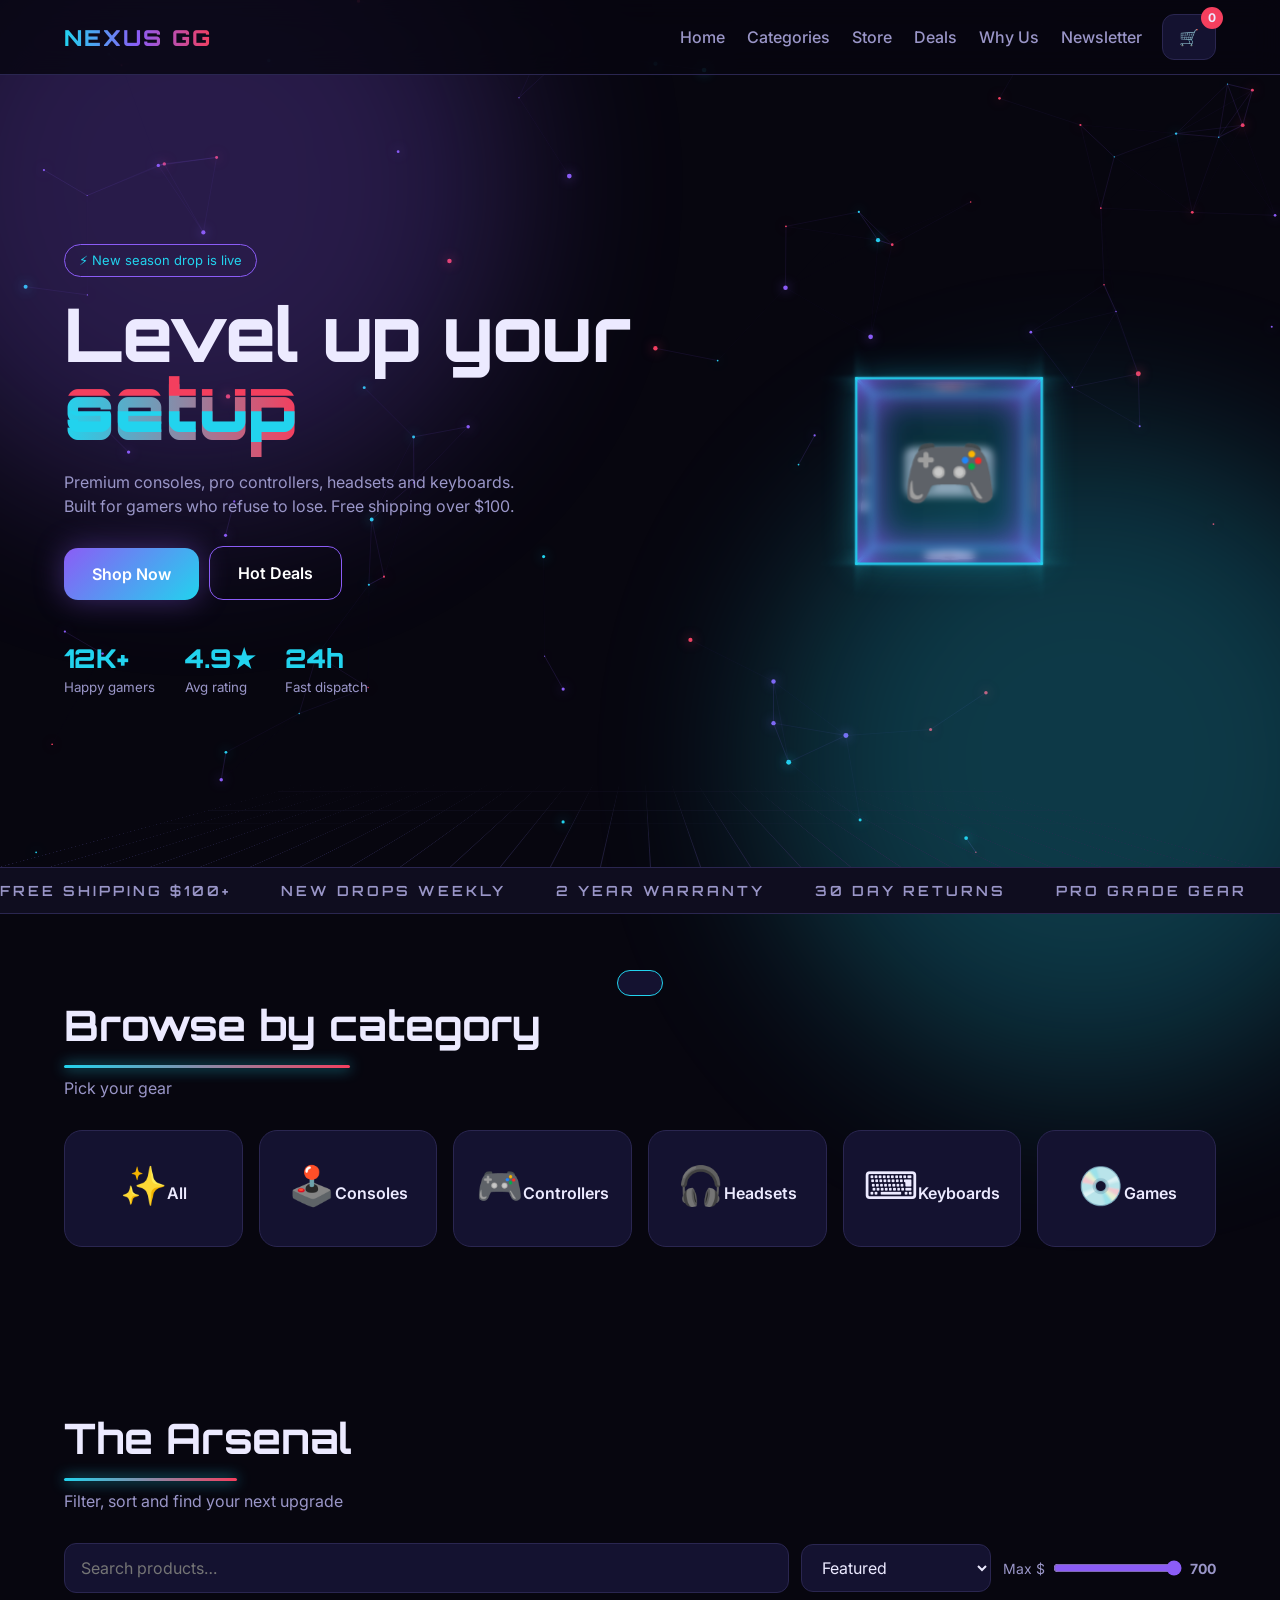
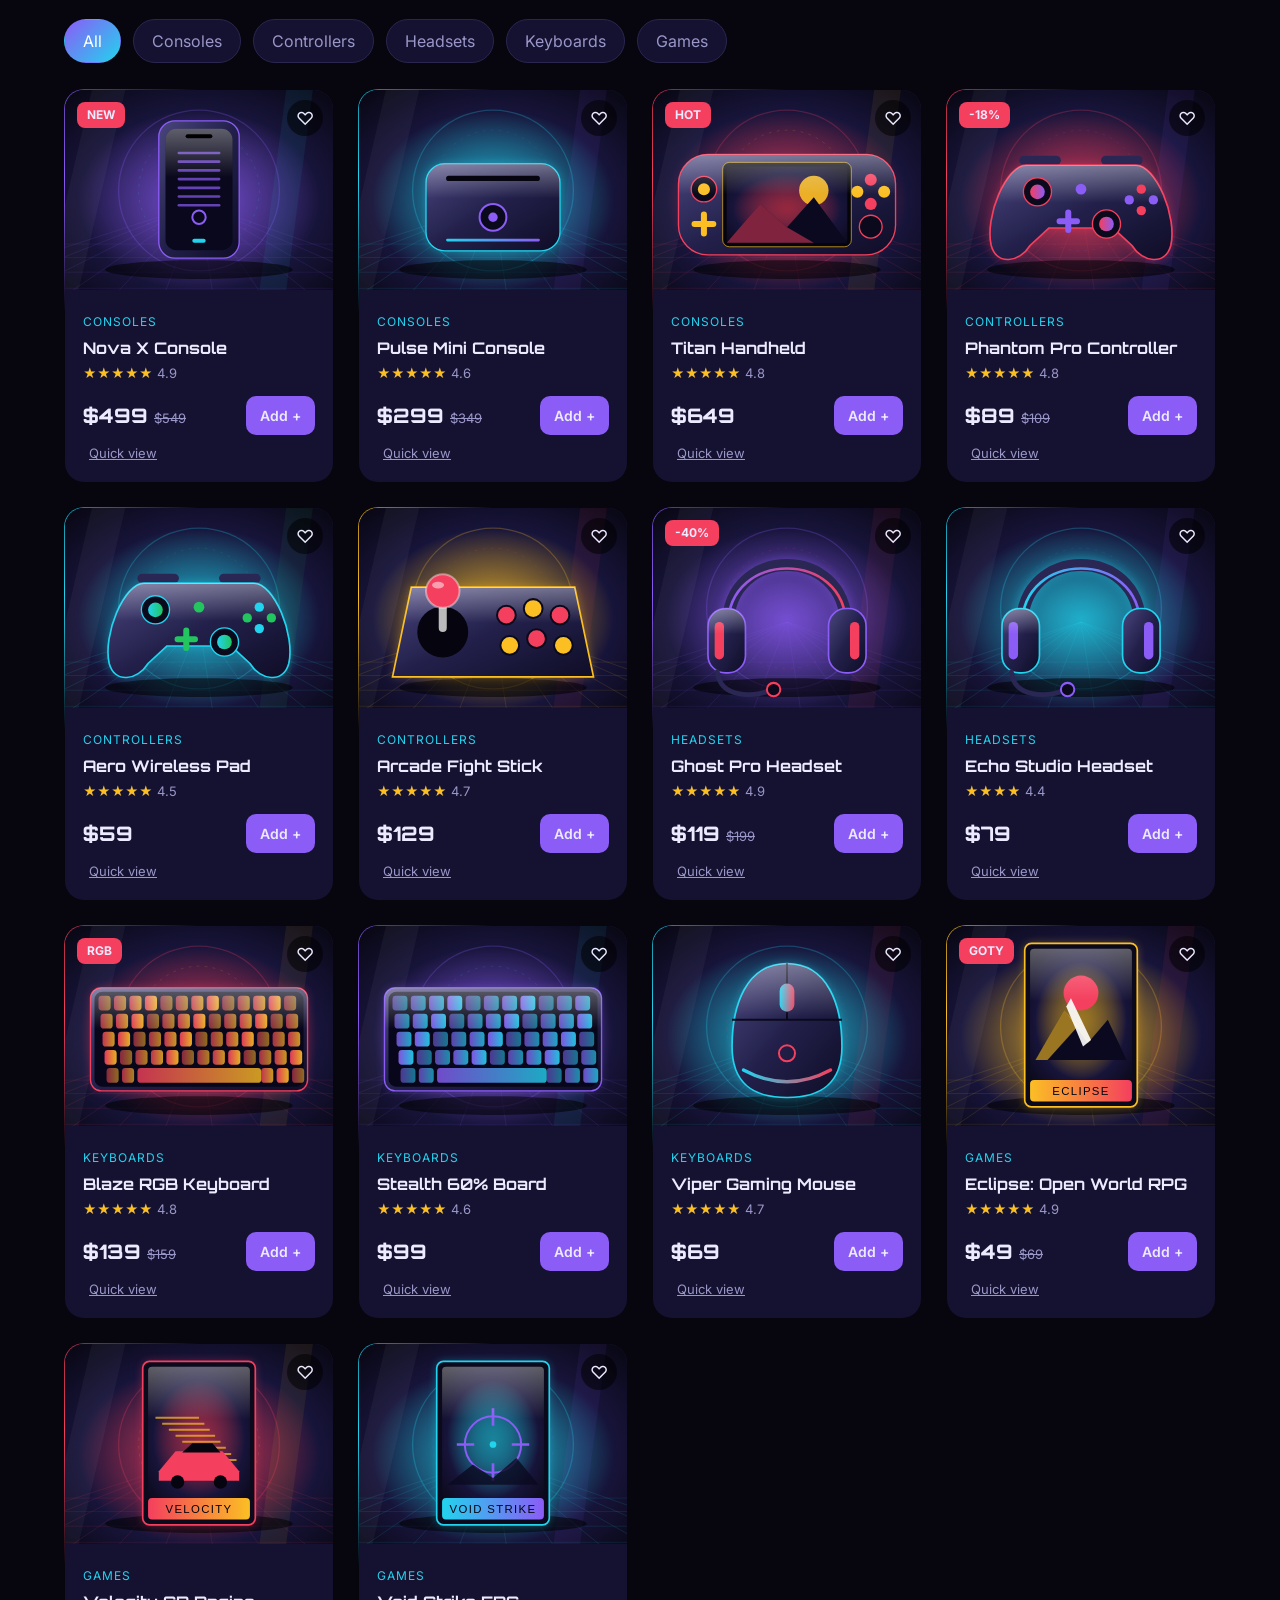
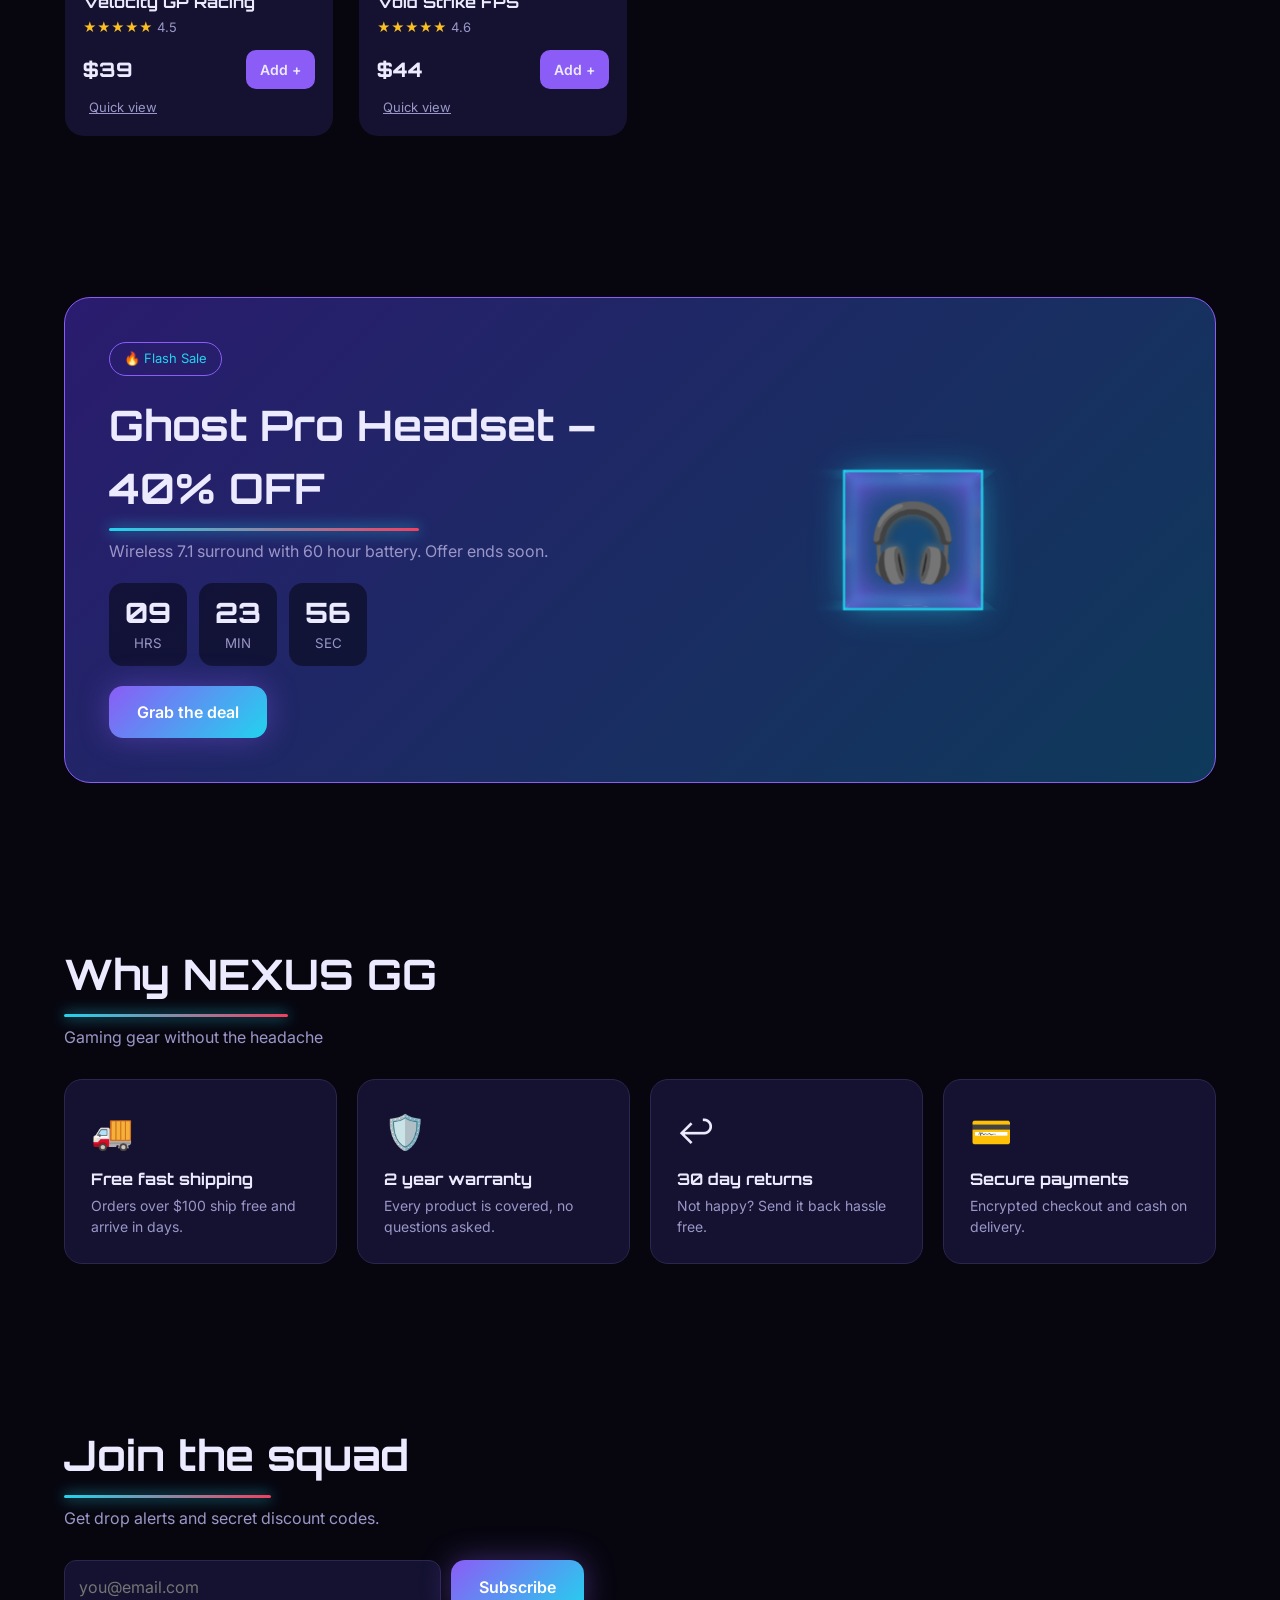
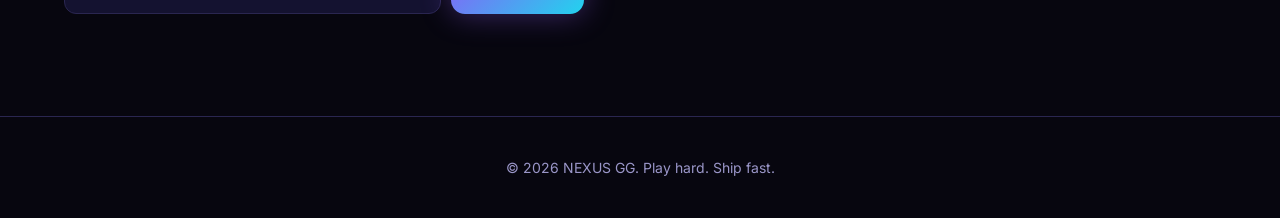
<file: index.html>
<!DOCTYPE html>
<html lang="en"><head><meta charset="utf-8">
<meta name="viewport" content="width=device-width, initial-scale=1, viewport-fit=cover">
<title>NEXUS GG – Ultimate Gaming Store</title>
<link href="https://fonts.googleapis.com/css2?family=Orbitron:wght@600;800&family=Inter:wght@400;500;600&display=swap" rel="stylesheet">
<link rel="stylesheet" href="css/style.css"></head><body>
<div class="pre" id="pre"><div class="logo">NEXUS GG</div><div class="bar"><i></i></div><small>LOADING ARENA…</small></div>
<canvas id="fx"></canvas><div class="prog" id="prog"></div><div class="cur" id="cur"></div>
<div class="orb o1"></div><div class="orb o2"></div>
<div class="ov" id="ov"><i></i><i></i><i></i><i></i><i></i></div>
<nav><div class="logo">NEXUS GG</div>
<div class="links"><a href="#home">Home</a><a href="#cats">Categories</a><a href="#store">Store</a><a href="#deal">Deals</a><a href="#why">Why Us</a><a href="#news">Newsletter</a></div>
<button class="cartbtn" id="cartBtn" aria-label="Open cart">🛒<b id="cnt">0</b></button></nav>

<header class="hero" id="home"><div>
<span class="chip">⚡ New season drop is live</span>
<h1>Level up your <span class="gl" data-t="setup">setup</span></h1>
<p>Premium consoles, pro controllers, headsets and keyboards. Built for gamers who refuse to lose. Free shipping over $100.</p>
<a class="btn" href="#store">Shop Now</a><a class="btn o" href="#deal">Hot Deals</a>
<div class="stats"><div><b data-n="12" data-s="K+">0</b><small>Happy gamers</small></div><div><b data-n="4.9" data-s="★" data-d="1">0</b><small>Avg rating</small></div><div><b data-n="24" data-s="h">0</b><small>Fast dispatch</small></div></div></div>
<div class="stage"><div class="cube"><i>🎮</i><i>🎧</i><i>⌨️</i><i>🖥️</i><i>🕹️</i><i>🖱️</i></div></div></header>

<div class="marq"><div id="mq"></div></div>

<section id="cats"><h2 class="title reveal">Browse by category</h2><p class="sub reveal">Pick your gear</p><div class="cats reveal" id="catGrid"></div></section>

<section id="store"><h2 class="title reveal">The Arsenal</h2><p class="sub reveal">Filter, sort and find your next upgrade</p>
<div class="tools"><input type="search" id="q" placeholder="Search products…" aria-label="Search">
<select id="sort" aria-label="Sort"><option value="f">Featured</option><option value="pa">Price: Low to High</option><option value="pd">Price: High to Low</option><option value="r">Top Rated</option></select>
<label class="rng">Max $<input type="range" id="rg" min="20" max="700" step="10" value="700"><b id="rv">700</b></label></div>
<div class="tools" id="pills"></div>
<div class="grid" id="grid"></div></section>

<section id="deal"><div class="deal reveal"><div><span class="chip">🔥 Flash Sale</span><h2 class="title">Ghost Pro Headset – 40% OFF</h2><p style="color:var(--mu)">Wireless 7.1 surround with 60 hour battery. Offer ends soon.</p>
<div class="timer"><div><b id="th">00</b><small>HRS</small></div><div><b id="tm">00</b><small>MIN</small></div><div><b id="ts">00</b><small>SEC</small></div></div>
<button class="btn" id="dealBtn">Grab the deal</button></div><div class="stage" style="height:260px"><div class="cube" style="animation-duration:9s;width:130px;height:130px"><i style="transform:translateZ(65px)">🎧</i><i style="transform:rotateY(90deg) translateZ(65px)">🎧</i><i style="transform:rotateY(180deg) translateZ(65px)">🎧</i><i style="transform:rotateY(-90deg) translateZ(65px)">🎧</i><i style="transform:rotateX(90deg) translateZ(65px)">⚡</i><i style="transform:rotateX(-90deg) translateZ(65px)">⚡</i></div></div></div></section>

<section id="why"><h2 class="title reveal">Why NEXUS GG</h2><p class="sub reveal">Gaming gear without the headache</p>
<div class="feat reveal"><div><em>🚚</em><h3>Free fast shipping</h3><p>Orders over $100 ship free and arrive in days.</p></div><div><em>🛡️</em><h3>2 year warranty</h3><p>Every product is covered, no questions asked.</p></div><div><em>↩️</em><h3>30 day returns</h3><p>Not happy? Send it back hassle free.</p></div><div><em>💳</em><h3>Secure payments</h3><p>Encrypted checkout and cash on delivery.</p></div></div></section>

<section id="news"><h2 class="title reveal">Join the squad</h2><p class="sub reveal">Get drop alerts and secret discount codes.</p>
<form class="nl reveal" id="nl" novalidate><input id="ne" type="email" placeholder="you@email.com" aria-label="Email"><button class="btn" type="submit">Subscribe</button></form><div class="err" id="nerr"></div></section>
<footer>© 2026 NEXUS GG. Play hard. Ship fast.</footer>

<div class="back" id="back"></div>
<aside class="drawer" id="drawer"><div class="dh"><h2 class="title" style="margin:0;font-size:22px">Your Cart</h2><button class="x" id="cx" aria-label="Close">✕</button></div>
<div class="items" id="items"></div><div class="tot"><span>Total</span><span id="tot">$0</span></div><button class="btn" id="co" style="width:100%">Checkout</button></aside>
<div class="modal" id="qvm"></div>
<div class="modal" id="com"></div>
<div class="toast" id="toast"></div>

<script src="js/main.js"></script></body></html>
</file>
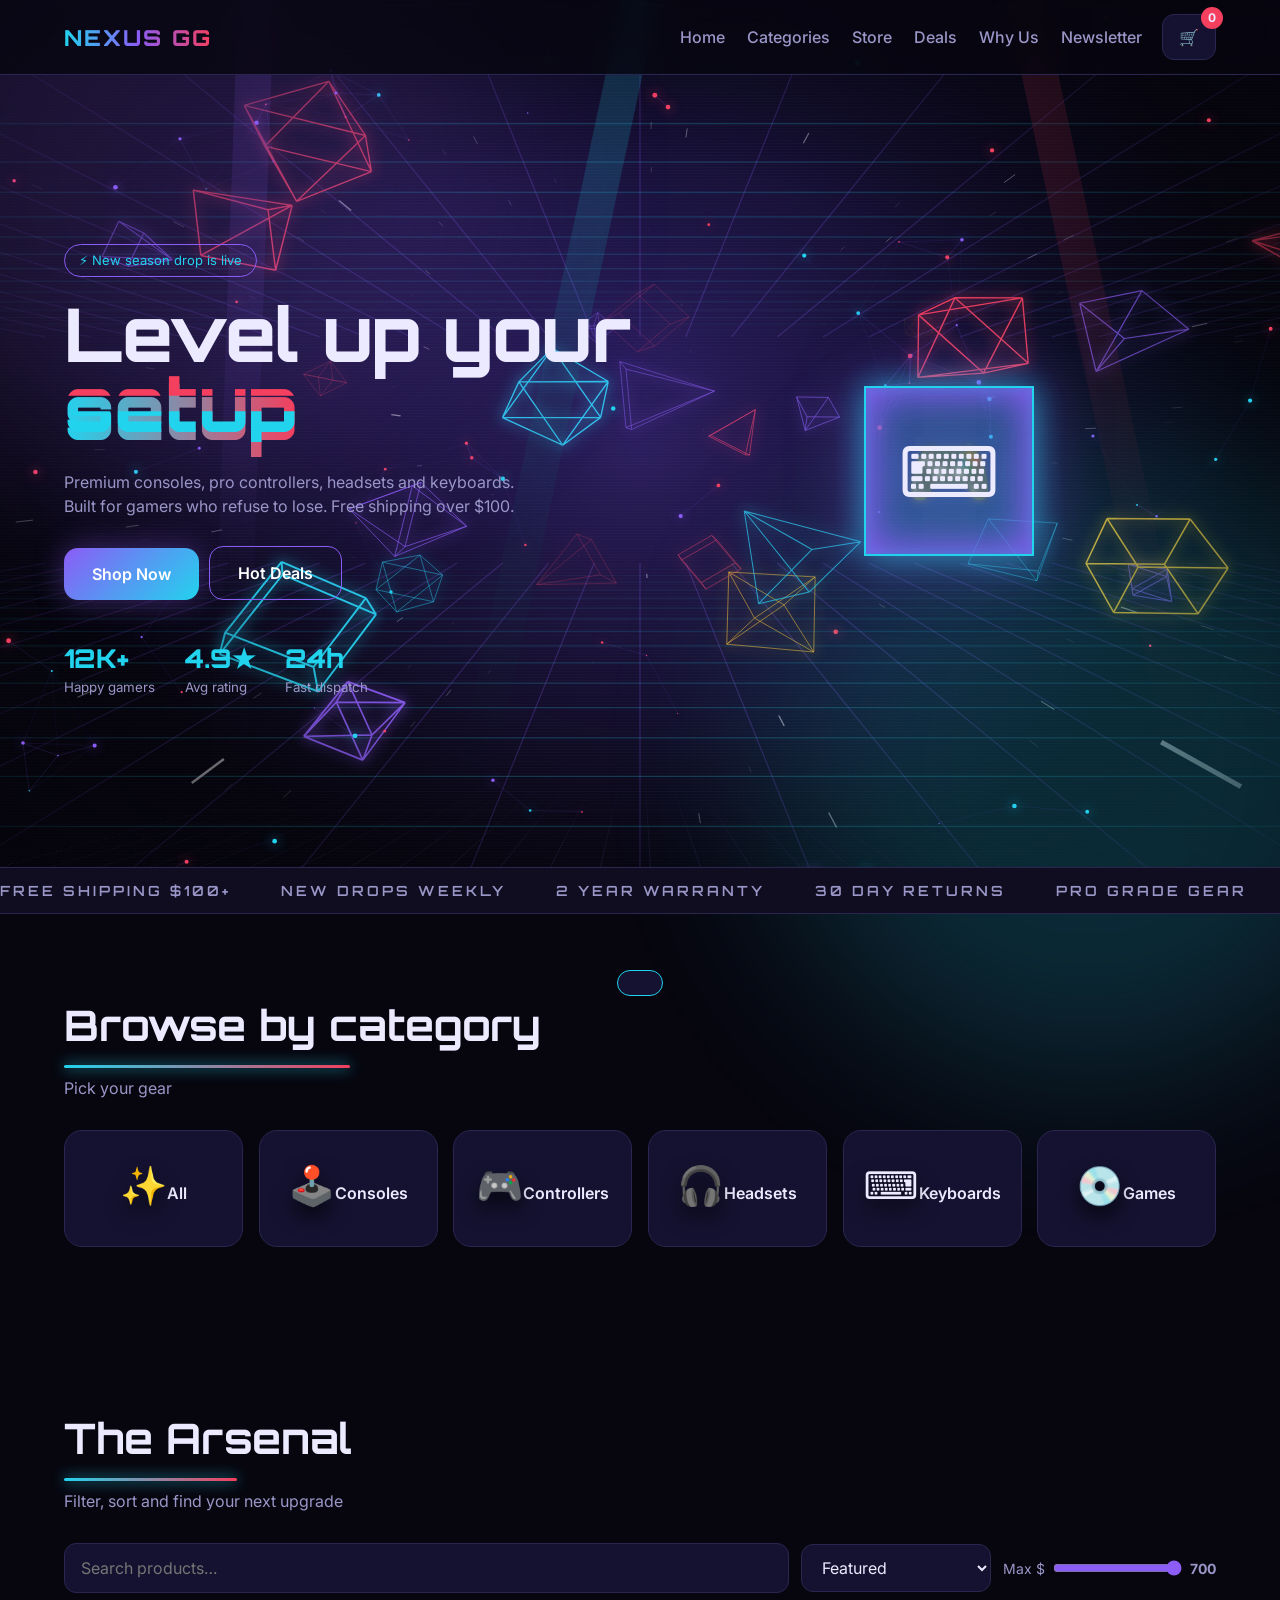
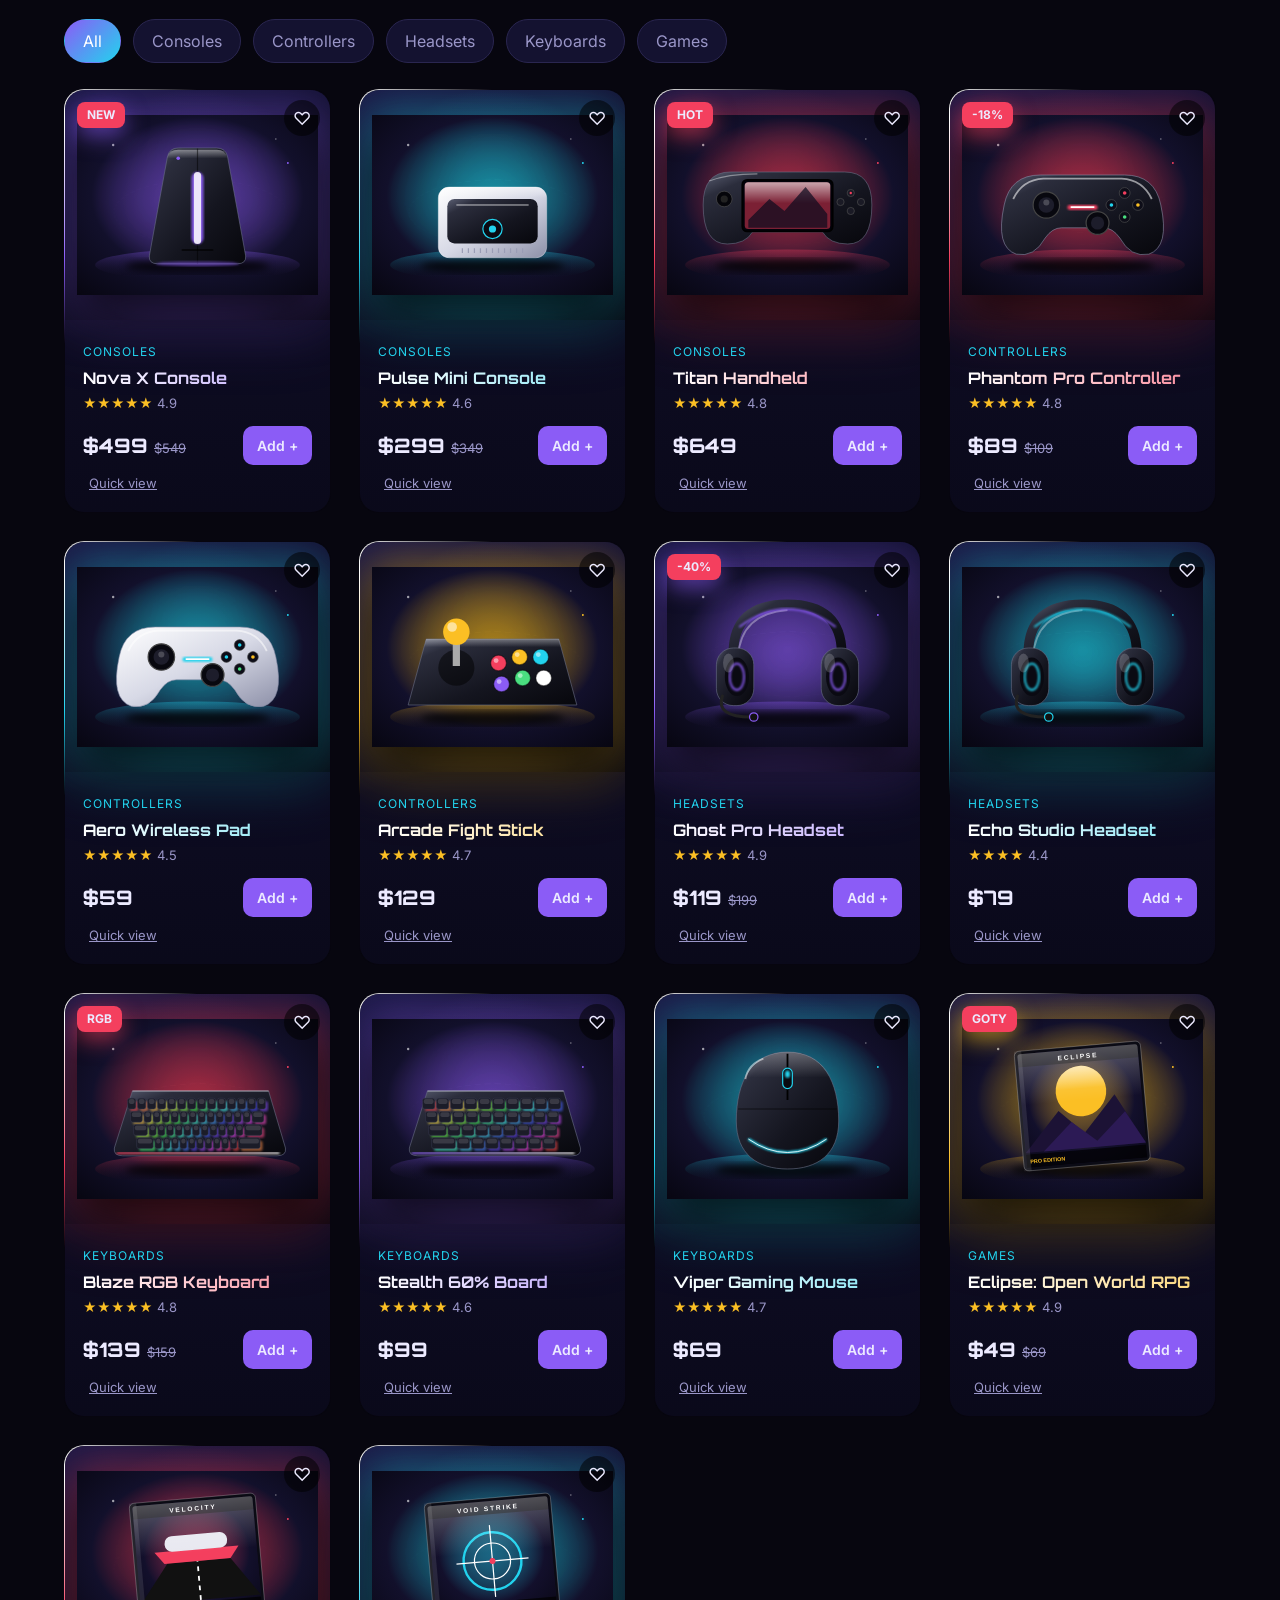
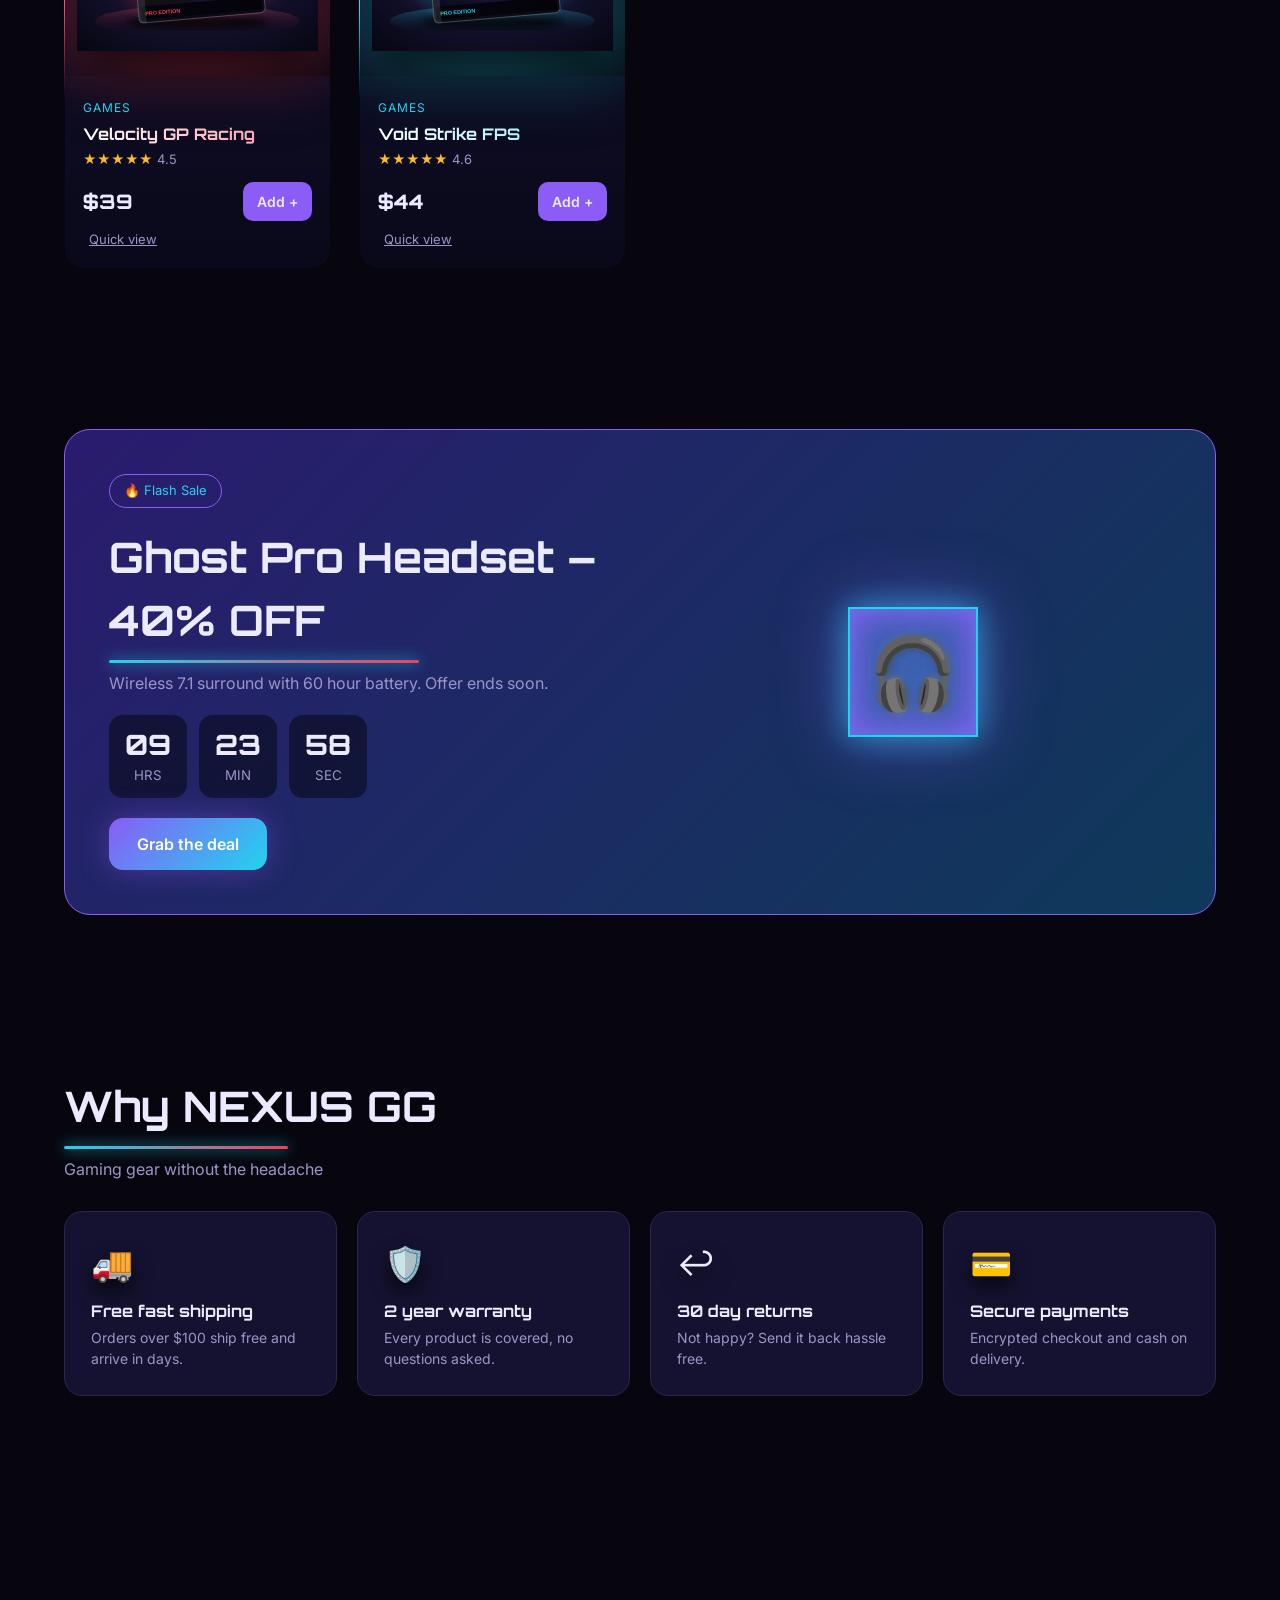
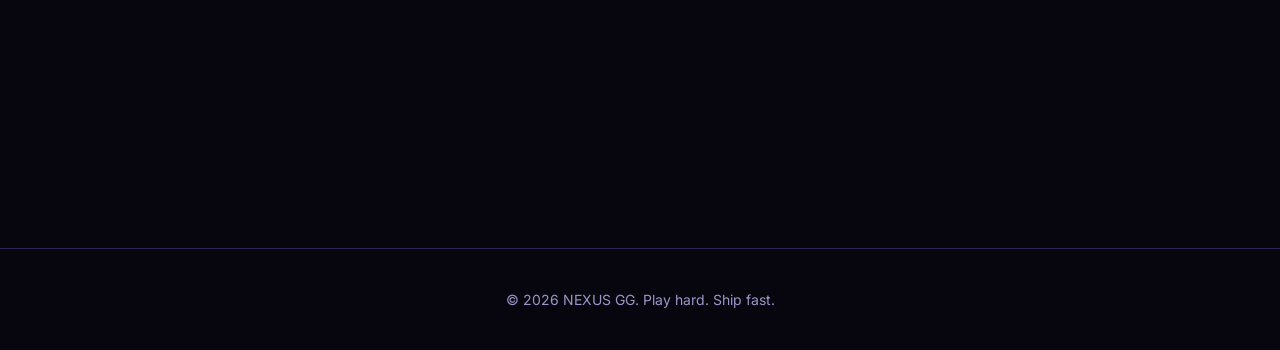
<file: index-next.html>
<!DOCTYPE html>
<html lang="en"><head><meta charset="utf-8">
<meta name="viewport" content="width=device-width, initial-scale=1, viewport-fit=cover">
<title>NEXUS GG – Ultimate Gaming Store</title>
<link href="https://fonts.googleapis.com/css2?family=Orbitron:wght@600;800&family=Inter:wght@400;500;600&display=swap" rel="stylesheet">
<link rel="stylesheet" href="css/style.css"><link rel="stylesheet" href="css/next.css"></head><body>
<div class="pre" id="pre"><div class="logo">NEXUS GG</div><div class="bar"><i></i></div><small>LOADING ARENA…</small></div>
<canvas id="fx"></canvas><div class="prog" id="prog"></div><div class="cur" id="cur"></div>
<div class="orb o1"></div><div class="orb o2"></div>
<div class="ov" id="ov"><i></i><i></i><i></i><i></i><i></i></div>
<nav><div class="logo">NEXUS GG</div>
<div class="links"><a href="#home">Home</a><a href="#cats">Categories</a><a href="#store">Store</a><a href="#deal">Deals</a><a href="#why">Why Us</a><a href="#news">Newsletter</a></div>
<button class="cartbtn" id="cartBtn" aria-label="Open cart">🛒<b id="cnt">0</b></button></nav>

<header class="hero" id="home"><div>
<span class="chip">⚡ New season drop is live</span>
<h1>Level up your <span class="gl" data-t="setup">setup</span></h1>
<p>Premium consoles, pro controllers, headsets and keyboards. Built for gamers who refuse to lose. Free shipping over $100.</p>
<a class="btn" href="#store">Shop Now</a><a class="btn o" href="#deal">Hot Deals</a>
<div class="stats"><div><b data-n="12" data-s="K+">0</b><small>Happy gamers</small></div><div><b data-n="4.9" data-s="★" data-d="1">0</b><small>Avg rating</small></div><div><b data-n="24" data-s="h">0</b><small>Fast dispatch</small></div></div></div>
<div class="stage"><div class="cube"><i>🎮</i><i>🎧</i><i>⌨️</i><i>🖥️</i><i>🕹️</i><i>🖱️</i></div></div></header>

<div class="marq"><div id="mq"></div></div>

<section id="cats"><h2 class="title reveal">Browse by category</h2><p class="sub reveal">Pick your gear</p><div class="cats reveal" id="catGrid"></div></section>

<section id="store"><h2 class="title reveal">The Arsenal</h2><p class="sub reveal">Filter, sort and find your next upgrade</p>
<div class="tools"><input type="search" id="q" placeholder="Search products…" aria-label="Search">
<select id="sort" aria-label="Sort"><option value="f">Featured</option><option value="pa">Price: Low to High</option><option value="pd">Price: High to Low</option><option value="r">Top Rated</option></select>
<label class="rng">Max $<input type="range" id="rg" min="20" max="700" step="10" value="700"><b id="rv">700</b></label></div>
<div class="tools" id="pills"></div>
<div class="grid" id="grid"></div></section>

<section id="deal"><div class="deal reveal"><div><span class="chip">🔥 Flash Sale</span><h2 class="title">Ghost Pro Headset – 40% OFF</h2><p style="color:var(--mu)">Wireless 7.1 surround with 60 hour battery. Offer ends soon.</p>
<div class="timer"><div><b id="th">00</b><small>HRS</small></div><div><b id="tm">00</b><small>MIN</small></div><div><b id="ts">00</b><small>SEC</small></div></div>
<button class="btn" id="dealBtn">Grab the deal</button></div><div class="stage" style="height:260px"><div class="cube" style="animation-duration:9s;width:130px;height:130px"><i style="transform:translateZ(65px)">🎧</i><i style="transform:rotateY(90deg) translateZ(65px)">🎧</i><i style="transform:rotateY(180deg) translateZ(65px)">🎧</i><i style="transform:rotateY(-90deg) translateZ(65px)">🎧</i><i style="transform:rotateX(90deg) translateZ(65px)">⚡</i><i style="transform:rotateX(-90deg) translateZ(65px)">⚡</i></div></div></div></section>

<section id="why"><h2 class="title reveal">Why NEXUS GG</h2><p class="sub reveal">Gaming gear without the headache</p>
<div class="feat reveal"><div><em>🚚</em><h3>Free fast shipping</h3><p>Orders over $100 ship free and arrive in days.</p></div><div><em>🛡️</em><h3>2 year warranty</h3><p>Every product is covered, no questions asked.</p></div><div><em>↩️</em><h3>30 day returns</h3><p>Not happy? Send it back hassle free.</p></div><div><em>💳</em><h3>Secure payments</h3><p>Encrypted checkout and cash on delivery.</p></div></div></section>

<section id="news"><h2 class="title reveal">Join the squad</h2><p class="sub reveal">Get drop alerts and secret discount codes.</p>
<form class="nl reveal" id="nl" novalidate><input id="ne" type="email" placeholder="you@email.com" aria-label="Email"><button class="btn" type="submit">Subscribe</button></form><div class="err" id="nerr"></div></section>
<footer>© 2026 NEXUS GG. Play hard. Ship fast.</footer>

<div class="back" id="back"></div>
<aside class="drawer" id="drawer"><div class="dh"><h2 class="title" style="margin:0;font-size:22px">Your Cart</h2><button class="x" id="cx" aria-label="Close">✕</button></div>
<div class="items" id="items"></div><div class="tot"><span>Total</span><span id="tot">$0</span></div><button class="btn" id="co" style="width:100%">Checkout</button></aside>
<div class="modal" id="qvm"></div>
<div class="modal" id="com"></div>
<div class="toast" id="toast"></div>

<script src="js/main.js"></script><script src="js/next.js"></script></body></html>
</file>
<file: css/style.css>
:root{color-scheme:dark;--bg:#07060f;--bg2:#0f0d1f;--card:#141230;--tx:#eceaff;--mu:#9a96c8;--p:#8b5cf6;--c:#22d3ee;--pk:#f43f5e;--ln:#2a2650;box-sizing:border-box;padding-top:env(safe-area-inset-top,0px);padding-bottom:env(safe-area-inset-bottom,0px)}
*{box-sizing:border-box;margin:0}html{scroll-behavior:smooth;scroll-padding-top:80px}
body{background:var(--bg);color:var(--tx);font:16px/1.5 Inter,system-ui,sans-serif;overflow-x:hidden}
h1,h2,h3,.logo{font-family:Orbitron,Impact,sans-serif}
button,input,select{font:inherit;color:inherit}button{cursor:pointer;border:0;background:none}
.orb{position:fixed;width:50vmax;height:50vmax;border-radius:50%;filter:blur(90px);opacity:.25;z-index:-1;animation:fl 14s ease-in-out infinite alternate}
.o1{background:var(--p);top:-15%;left:-10%}.o2{background:var(--c);bottom:-20%;right:-10%;animation-delay:-6s}
@keyframes fl{to{transform:translate(8vw,6vh) scale(1.2)}}
nav{position:sticky;top:0;z-index:50;display:flex;align-items:center;gap:20px;padding:14px 5vw;padding-top:calc(14px + env(safe-area-inset-top,0px));background:#07060fcc;backdrop-filter:blur(14px);border-bottom:1px solid var(--ln)}
.logo{font-size:22px;font-weight:800;background:linear-gradient(90deg,var(--c),var(--p),var(--pk));-webkit-background-clip:text;background-clip:text;color:transparent;letter-spacing:2px}
nav a{color:var(--mu);text-decoration:none;font-weight:500;transition:.2s}nav a:hover{color:var(--c)}
.links{display:flex;gap:22px;margin-left:auto}
.cartbtn{position:relative;padding:10px 16px;border-radius:12px;background:var(--card);border:1px solid var(--ln)}
.cartbtn b{position:absolute;top:-8px;right:-8px;background:var(--pk);border-radius:99px;font-size:12px;min-width:22px;height:22px;display:grid;place-items:center}
.cartbtn.bump{animation:bump .4s}@keyframes bump{50%{transform:scale(1.25) rotate(-6deg)}}
.hero{min-height:88vh;display:grid;grid-template-columns:1.1fr 1fr;gap:30px;align-items:center;padding:6vh 5vw;position:relative}
.hero:before{content:"";position:absolute;left:0;right:0;bottom:0;height:40%;background:linear-gradient(var(--ln) 1px,transparent 1px),linear-gradient(90deg,var(--ln) 1px,transparent 1px);background-size:50px 50px;transform:perspective(300px) rotateX(60deg);transform-origin:bottom;mask-image:linear-gradient(transparent,#000);-webkit-mask-image:linear-gradient(transparent,#000);z-index:-1;opacity:.7}
.chip{display:inline-block;padding:6px 14px;border:1px solid var(--p);border-radius:99px;color:var(--c);font-size:13px;margin-bottom:18px}
h1{font-size:clamp(36px,6vw,74px);line-height:1.05;font-weight:800}
h1 span{background:linear-gradient(90deg,var(--c),var(--pk));-webkit-background-clip:text;background-clip:text;color:transparent}
.hero p{color:var(--mu);max-width:480px;margin:20px 0 28px}
.btn{display:inline-block;padding:14px 28px;border-radius:14px;font-weight:600;background:linear-gradient(135deg,var(--p),var(--c));box-shadow:0 0 30px #8b5cf666;transition:.25s;text-decoration:none;color:#fff}
.btn:hover{transform:translateY(-3px) scale(1.04);box-shadow:0 0 50px #22d3ee88}
.btn.o{background:none;border:1px solid var(--p);box-shadow:none;margin-left:10px}
.stats{display:flex;gap:30px;margin-top:36px;flex-wrap:wrap}.stats b{font:800 26px Orbitron;display:block;color:var(--c)}.stats small{color:var(--mu)}
.stage{perspective:900px;display:grid;place-items:center;height:380px}
.cube{width:170px;height:170px;position:relative;transform-style:preserve-3d;animation:spin 16s linear infinite}
.cube i{position:absolute;inset:0;display:grid;place-items:center;font-size:70px;font-style:normal;border:2px solid var(--c);background:#22d3ee14;box-shadow:inset 0 0 40px #8b5cf6aa,0 0 30px #22d3ee55;backdrop-filter:blur(4px)}
.cube i:nth-child(1){transform:translateZ(85px)}.cube i:nth-child(2){transform:rotateY(90deg) translateZ(85px)}.cube i:nth-child(3){transform:rotateY(180deg) translateZ(85px)}.cube i:nth-child(4){transform:rotateY(-90deg) translateZ(85px)}.cube i:nth-child(5){transform:rotateX(90deg) translateZ(85px)}.cube i:nth-child(6){transform:rotateX(-90deg) translateZ(85px)}
@keyframes spin{from{transform:rotateX(-20deg) rotateY(0)}to{transform:rotateX(340deg) rotateY(360deg)}}
.marq{overflow:hidden;border-block:1px solid var(--ln);background:var(--bg2);padding:14px 0}
.marq div{display:flex;gap:50px;width:max-content;animation:mq 25s linear infinite;font:600 14px Orbitron;color:var(--mu);letter-spacing:3px}
@keyframes mq{to{transform:translateX(-50%)}}
section{padding:80px 5vw}
.title{font-size:clamp(26px,4vw,42px);margin-bottom:8px}.sub{color:var(--mu);margin-bottom:30px}
.cats{display:grid;grid-template-columns:repeat(auto-fit,minmax(150px,1fr));gap:16px}
.cat{padding:26px 10px;text-align:center;background:var(--card);border:1px solid var(--ln);border-radius:18px;transition:.3s;font-weight:600}
.cat:hover{transform:translateY(-8px) rotateX(10deg);border-color:var(--c);box-shadow:0 14px 40px #22d3ee33}.cat em{display:block;font-size:38px;font-style:normal;margin-bottom:6px}
.tools{display:flex;flex-wrap:wrap;gap:12px;margin-bottom:26px;align-items:center}
.tools input[type=search],.tools select{padding:12px 16px;border-radius:12px;background:var(--card);border:1px solid var(--ln);outline:0}
.tools input:focus,.tools select:focus{border-color:var(--c)}.tools input[type=search]{flex:1;min-width:180px}
.pill{padding:9px 18px;border-radius:99px;border:1px solid var(--ln);background:var(--card);color:var(--mu);transition:.25s}
.pill.on,.pill:hover{background:linear-gradient(135deg,var(--p),var(--c));color:#fff;border-color:transparent}
.rng{display:flex;align-items:center;gap:8px;color:var(--mu);font-size:14px}.rng input{accent-color:var(--p)}
.grid{display:grid;grid-template-columns:repeat(auto-fill,minmax(250px,1fr));gap:24px;perspective:1200px}
.card{position:relative;background:var(--card);border:1px solid var(--ln);border-radius:20px;overflow:hidden;transform-style:preserve-3d;transform:rotateX(var(--rx,0deg)) rotateY(var(--ry,0deg));transition:transform .15s,box-shadow .3s,border-color .3s;animation:in .6s both}
.card:hover{border-color:var(--h);box-shadow:0 20px 60px color-mix(in srgb,var(--h) 40%,transparent)}
@keyframes in{from{opacity:0;transform:translateY(50px) rotateX(-25deg) scale(.9)}}
.card:before{content:"";position:absolute;inset:0;background:radial-gradient(circle at var(--mx,50%) var(--my,0%),#ffffff22,transparent 45%);opacity:0;transition:.3s;pointer-events:none;z-index:2}.card:hover:before{opacity:1}
.art{height:180px;display:grid;place-items:center;font-size:84px;position:relative;background:radial-gradient(circle at 50% 60%,color-mix(in srgb,var(--h) 55%,transparent),transparent 70%),linear-gradient(160deg,#1c1946,#0b0a1c)}
.art span{transform:translateZ(60px);filter:drop-shadow(0 18px 18px #000a);transition:.4s;animation:hov 4s ease-in-out infinite}.card:hover .art span{transform:translateZ(90px) scale(1.2) rotate(-8deg)}
@keyframes hov{50%{translate:0 -10px}}
.tag{position:absolute;top:12px;left:12px;background:var(--pk);font-size:12px;font-weight:700;padding:4px 10px;border-radius:8px;z-index:3}
.heart{position:absolute;top:10px;right:10px;width:36px;height:36px;border-radius:50%;background:#0008;font-size:18px;z-index:3;transition:.2s}.heart:hover{transform:scale(1.2)}.heart.on{color:var(--pk)}
.info{padding:18px}.info small{color:var(--c);text-transform:uppercase;letter-spacing:1px;font-size:12px}.info h3{font-size:16px;margin:4px 0}
.row{display:flex;justify-content:space-between;align-items:center;margin-top:12px}
.price{font:800 20px Orbitron}.price s{color:var(--mu);font:400 13px Inter;margin-left:6px}.star{color:#fbbf24;font-size:13px}
.add{padding:9px 14px;border-radius:10px;background:var(--p);font-weight:600;font-size:14px;transition:.2s}.add:hover{background:var(--c);color:#000;transform:scale(1.07)}
.qv{color:var(--mu);font-size:13px;text-decoration:underline;margin-top:8px}
.empty{grid-column:1/-1;text-align:center;color:var(--mu);padding:60px}
.deal{display:grid;grid-template-columns:1fr 1fr;gap:30px;align-items:center;padding:44px;border-radius:26px;background:linear-gradient(135deg,#2a1b6e,#0e3a5a);border:1px solid var(--p);overflow:hidden}
.timer{display:flex;gap:12px;margin:20px 0}.timer div{background:#0007;border-radius:14px;padding:12px 16px;text-align:center;min-width:70px}.timer b{font:800 28px Orbitron;display:block}.timer small{color:var(--mu)}
.feat{display:grid;grid-template-columns:repeat(auto-fit,minmax(220px,1fr));gap:20px}
.feat div{padding:26px;border-radius:18px;background:var(--card);border:1px solid var(--ln);transition:.3s}.feat div:hover{transform:translateY(-6px);border-color:var(--p)}.feat em{font-size:34px;font-style:normal}.feat h3{margin:10px 0 4px;font-size:16px}.feat p{color:var(--mu);font-size:14px}
.nl{display:flex;gap:10px;flex-wrap:wrap;max-width:520px}.nl input{flex:1;min-width:200px;padding:14px;border-radius:12px;background:var(--card);border:1px solid var(--ln);outline:0}
.err{color:var(--pk);font-size:13px;min-height:18px;margin-top:4px}input.bad{border-color:var(--pk)!important;animation:sh .3s}@keyframes sh{25%{translate:-6px}75%{translate:6px}}
footer{padding:40px 5vw;padding-bottom:calc(40px + env(safe-area-inset-bottom,0px));border-top:1px solid var(--ln);color:var(--mu);text-align:center;font-size:14px}
.reveal{opacity:0;transform:perspective(900px) translateY(60px) rotateX(-12deg);transition:1s cubic-bezier(.2,.8,.2,1)}.reveal.v{opacity:1;transform:none}
.ov{position:fixed;inset:0;z-index:200;display:flex;pointer-events:none}.ov i{flex:1;background:linear-gradient(var(--p),var(--c));transform:scaleY(0);transform-origin:top}
.ov.go i{animation:wipe .9s both}.ov i:nth-child(2){animation-delay:.05s!important}.ov i:nth-child(3){animation-delay:.1s!important}.ov i:nth-child(4){animation-delay:.15s!important}.ov i:nth-child(5){animation-delay:.2s!important}
@keyframes wipe{0%{transform:scaleY(0);transform-origin:top}45%{transform:scaleY(1);transform-origin:top}55%{transform:scaleY(1);transform-origin:bottom}100%{transform:scaleY(0);transform-origin:bottom}}
.back{position:fixed;inset:0;background:#000a;backdrop-filter:blur(6px);z-index:90;opacity:0;pointer-events:none;transition:.3s}.back.on{opacity:1;pointer-events:auto}
.drawer{position:fixed;top:0;right:0;bottom:0;width:min(420px,100%);background:var(--bg2);border-left:1px solid var(--ln);z-index:100;transform:translateX(105%);transition:.45s cubic-bezier(.2,.8,.2,1);display:flex;flex-direction:column;padding:22px;padding-top:calc(22px + env(safe-area-inset-top,0px));padding-bottom:calc(22px + env(safe-area-inset-bottom,0px))}.drawer.on{transform:none}
.dh{display:flex;justify-content:space-between;align-items:center;margin-bottom:16px}.x{font-size:22px;color:var(--mu)}
.items{flex:1;overflow:auto}.it{display:flex;gap:12px;align-items:center;padding:12px 0;border-bottom:1px solid var(--ln)}.it em{font-size:34px;font-style:normal}.it div{flex:1}.it h4{font-size:14px}.it small{color:var(--c)}
.q{display:flex;gap:6px;align-items:center}.q button{width:26px;height:26px;border-radius:8px;background:var(--card);border:1px solid var(--ln)}
.tot{display:flex;justify-content:space-between;font:800 20px Orbitron;margin:16px 0}
.modal{position:fixed;left:50%;top:50%;width:min(480px,92vw);max-height:90vh;overflow:auto;background:var(--bg2);border:1px solid var(--p);border-radius:22px;padding:26px;z-index:110;transform:translate(-50%,-50%) perspective(800px) rotateX(35deg) scale(.7);opacity:0;pointer-events:none;transition:.5s cubic-bezier(.2,.8,.2,1)}.modal.on{transform:translate(-50%,-50%);opacity:1;pointer-events:auto}
.modal label{display:block;font-size:13px;color:var(--mu);margin-top:12px}.modal input,.modal select{width:100%;padding:12px;border-radius:10px;background:var(--card);border:1px solid var(--ln);outline:0;margin-top:4px}
.big{font-size:70px;text-align:center}
.toast{position:fixed;bottom:calc(24px + env(safe-area-inset-bottom,0px));left:50%;transform:translate(-50%,120px);background:var(--card);border:1px solid var(--c);padding:12px 22px;border-radius:14px;z-index:300;transition:.4s}.toast.on{transform:translate(-50%,0)}
@media(max-width:820px){.hero,.deal{grid-template-columns:1fr}.links{display:none}.cartbtn{margin-left:auto}.stage{height:280px;transform:scale(.8)}section{padding:56px 5vw}.deal{padding:26px}}
@media(prefers-reduced-motion:reduce){*{animation-duration:.01s!important;transition-duration:.01s!important}}

/* ===== EXTRA FX ===== */
@property --a{syntax:"<angle>";inherits:false;initial-value:0deg}
#fx{position:fixed;inset:0;z-index:-1;pointer-events:none}
.pre{position:fixed;inset:0;z-index:999;background:var(--bg);display:flex;flex-direction:column;gap:18px;align-items:center;justify-content:center;transition:opacity .7s,visibility .7s,transform .9s;transform-origin:center}
.pre.off{opacity:0;visibility:hidden;transform:scale(1.4)}.pre .logo{font-size:40px;animation:pulse 1s ease-in-out infinite alternate}
.pre .bar{width:220px;height:4px;background:var(--ln);border-radius:9px;overflow:hidden}.pre .bar i{display:block;height:100%;width:100%;background:linear-gradient(90deg,var(--c),var(--p),var(--pk));animation:ld 1.2s ease-out both}.pre small{color:var(--mu);letter-spacing:4px;font-size:11px}
@keyframes ld{from{transform:translateX(-100%)}}@keyframes pulse{to{text-shadow:0 0 30px var(--p);transform:scale(1.07)}}
.prog{position:fixed;top:0;left:0;right:0;height:3px;background:linear-gradient(90deg,var(--c),var(--p),var(--pk));transform-origin:left;transform:scaleX(0);z-index:300}
.cur{position:fixed;left:-150px;top:-150px;width:300px;height:300px;border-radius:50%;background:radial-gradient(circle,#8b5cf633,transparent 65%);pointer-events:none;z-index:1;opacity:0;transition:opacity .4s;mix-blend-mode:screen}
.stage{transition:transform .25s ease-out;transform-style:preserve-3d}
.card{border:1px solid transparent;background:linear-gradient(var(--card),var(--card)) padding-box,conic-gradient(from var(--a),transparent 72%,var(--h),transparent) border-box;animation:in .7s both,ang 5s linear infinite}
@keyframes ang{to{--a:360deg}}
.art{height:200px;overflow:hidden;padding:0}
.art img{position:absolute;inset:0;width:100%;height:100%;object-fit:cover;transition:transform .7s cubic-bezier(.2,.8,.2,1);animation:kb 9s ease-in-out infinite alternate}
.card:hover .art img{transform:scale(1.18) rotate(-2deg) translateZ(40px)}
@keyframes kb{from{scale:1}to{scale:1.07}}
.art:after{content:"";position:absolute;inset:0;background:linear-gradient(115deg,transparent 35%,#ffffff40 50%,transparent 65%);transform:translateX(-120%);transition:transform .9s}
.card:hover .art:after{transform:translateX(120%)}
.card .info{transform:translateZ(30px)}
.gl{position:relative}.gl:before,.gl:after{content:attr(data-t);position:absolute;left:0;top:0;width:100%;overflow:hidden;background:none;-webkit-text-fill-color:currentColor}
.gl:before{color:var(--pk);animation:g1 3.2s infinite steps(1);clip-path:inset(0 0 60% 0)}.gl:after{color:var(--c);animation:g2 3.2s infinite steps(1);clip-path:inset(60% 0 0 0)}
@keyframes g1{0%,92%,100%{transform:none;opacity:0}93%{transform:translate(-4px,1px);opacity:.9}96%{transform:translate(3px,-1px);opacity:.9}}
@keyframes g2{0%,90%,100%{transform:none;opacity:0}91%{transform:translate(4px,-1px);opacity:.9}95%{transform:translate(-3px,1px);opacity:.9}}
.title{position:relative;display:inline-block}.title:after{content:"";display:block;height:3px;width:60%;margin-top:8px;background:linear-gradient(90deg,var(--c),var(--pk));border-radius:9px;box-shadow:0 0 14px var(--c);animation:wd 3s ease-in-out infinite alternate}
@keyframes wd{from{width:25%}to{width:90%}}
.btn{position:relative;overflow:hidden}.btn:after{content:"";position:absolute;inset:0;background:linear-gradient(115deg,transparent 40%,#fff5 50%,transparent 60%);transform:translateX(-130%);animation:sh2 3.5s infinite}
@keyframes sh2{to{transform:translateX(130%)}}
.cat em{display:inline-block;animation:hov 3s ease-in-out infinite}
@media(max-width:820px){.cur{display:none}}
</file>
<file: css/next.css>
/* NEXUS NEXT-LEVEL add-on — loads AFTER style.css, original files untouched */
#bg3d{position:fixed;inset:0;width:100%;height:100%;z-index:-2;pointer-events:none;background:radial-gradient(ellipse at 50% 40%,#1a1346 0%,#07060f 70%)}
#bgv{position:fixed;inset:0;z-index:-1;pointer-events:none;background:radial-gradient(ellipse at center,transparent 45%,#05040cd9 100%),repeating-linear-gradient(0deg,#ffffff05 0 1px,transparent 1px 3px);mix-blend-mode:normal}
.orb{opacity:.18}
.hero:before{opacity:.35}
.grid{perspective:1400px;gap:28px}
/* ---- product cards: real renders + 3D motion ---- */
.card{background:linear-gradient(#141230e6,#0b0a1ce6) padding-box,conic-gradient(from var(--a),transparent 70%,var(--h),#fff,transparent) border-box;backdrop-filter:blur(8px);animation:cardIn .9s cubic-bezier(.2,.9,.2,1) both,ang 5s linear infinite;transform-origin:50% 60%}
@keyframes cardIn{0%{opacity:0;transform:perspective(900px) translateY(80px) rotateX(55deg) scale(.8)}60%{opacity:1}100%{opacity:1;transform:perspective(900px) translateY(0) rotateX(var(--rx,0deg)) rotateY(var(--ry,0deg))}}
.card:hover{transform:perspective(900px) translateY(-10px) rotateX(var(--rx,0deg)) rotateY(var(--ry,0deg)) scale(1.03);box-shadow:0 30px 70px color-mix(in srgb,var(--h) 55%,transparent),0 0 0 1px var(--h)}
.art{height:230px;background:radial-gradient(circle at 50% 55%,color-mix(in srgb,var(--h) 45%,transparent),transparent 70%),linear-gradient(160deg,#1c1946,#07060f);overflow:visible;border-radius:20px 20px 0 0}
.art:before{content:"";position:absolute;left:50%;top:52%;width:170px;height:170px;margin:-85px;border-radius:50%;border:2px dashed color-mix(in srgb,var(--h) 70%,#fff);opacity:.5;animation:spin 9s linear infinite;transform:rotateX(68deg)}
.art:after{border-radius:20px 20px 0 0}
.art img{inset:12px;width:calc(100% - 24px);height:calc(100% - 24px);object-fit:contain;border-radius:14px;animation:float3d 5s ease-in-out infinite alternate;transform:translateZ(70px);filter:drop-shadow(0 22px 22px #000c) drop-shadow(0 0 22px color-mix(in srgb,var(--h) 55%,transparent));transition:transform .6s cubic-bezier(.2,.8,.2,1),filter .4s}
.card:hover .art img{transform:translateZ(120px) scale(1.2) rotateZ(-4deg);animation-play-state:paused}
.card:nth-child(even) .art img{animation-delay:-2.5s}
@keyframes float3d{0%{translate:0 6px;rotate:y -9deg}100%{translate:0 -10px;rotate:y 9deg}}
@keyframes spin{to{transform:rotateX(68deg) rotateZ(360deg)}}
.card .tag{transform:translateZ(80px);box-shadow:0 8px 22px color-mix(in srgb,var(--h) 60%,transparent)}
.card .info h3{background:linear-gradient(90deg,#fff,color-mix(in srgb,var(--h) 60%,#fff));-webkit-background-clip:text;background-clip:text;color:transparent}
.card .add{position:relative;overflow:hidden}
.card .add:after{content:"";position:absolute;inset:0;background:linear-gradient(110deg,transparent 30%,#fff6 50%,transparent 70%);transform:translateX(-120%);animation:sweep 3s infinite}
@keyframes sweep{60%,100%{transform:translateX(120%)}}
.holo{position:absolute;inset:0;z-index:3;pointer-events:none;border-radius:20px;opacity:0;transition:.3s;mix-blend-mode:color-dodge;background:linear-gradient(115deg,transparent 20%,#ff00ff30 35%,#00ffff30 50%,#ffff0030 65%,transparent 80%);background-size:250% 250%;background-position:var(--mx,50%) var(--my,50%)}
.card:hover .holo{opacity:.7}
/* other cards get depth too */
.cat,.feat>div,.deal{transform-style:preserve-3d;transition:transform .2s,box-shadow .3s;will-change:transform}
.cat:hover,.feat>div:hover{box-shadow:0 24px 50px #8b5cf655}
.feat>div em,.cat em{display:inline-block;animation:float3d 4s ease-in-out infinite alternate;filter:drop-shadow(0 10px 10px #000a)}
.stage .cube{filter:drop-shadow(0 0 30px #8b5cf6aa)}
@media(prefers-reduced-motion:reduce){.card,.art img,.art:before,#bg3d{animation:none!important}}
@media(max-width:820px){.art{height:200px}.art:before{width:130px;height:130px;margin:-65px}}
</file>
